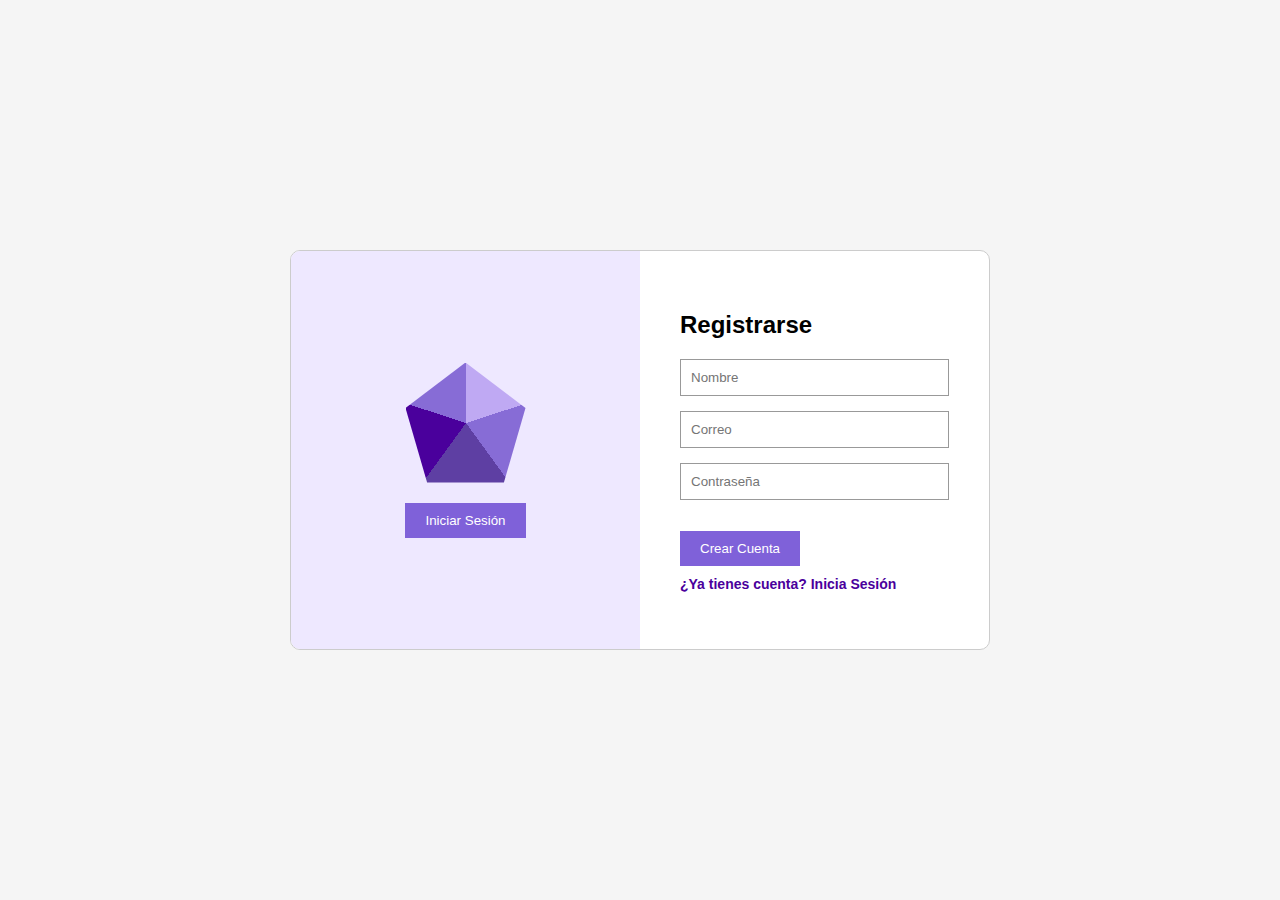
<file: auth/index.html>
<!DOCTYPE html>
<html lang="es">
<head>
  <meta charset="UTF-8">
  <meta name="viewport" content="width=device-width, initial-scale=1.0">
  <link rel="stylesheet" href="styles.css">
  <title>Login - Registro</title>
  <style>
   
  </style>
</head>
<body>

  <div class="container" id="container">
    <!-- Slider panel (figura) -->
    <div class="slider" id="slider">
      <div class="logo"></div>
      <button id="toggleButton">Iniciar Sesión</button>
    </div>

    <!-- Sección de formularios -->
    <div class="form-section">
      <!-- Iniciar Sesión -->
      <form class="form-panel" id="loginForm">
        <h2>Iniciar Sesión</h2>
        <input type="email" placeholder="Correo" name="email" required>
        <input type="password" placeholder="Contraseña" name="password" required>
        <p class="response_message"></p>
        <button>Iniciar Sesión</button>
        <div class="link">
          <a href="#">¿Olvidaste tu contraseña?</a>
        </div>
      </form>

      <!-- Registrarse -->
      <form class="form-panel" id="registerForm">
        <h2>Registrarse</h2>
        <input type="text" placeholder="Nombre" name="name" required>
        <input type="email" placeholder="Correo" name="email" required>
        <input type="password" placeholder="Contraseña" name="password" required>
        <p class="Rresponse_message"></p>
        <button>Crear Cuenta</button>
        <div class="link">
          <a href="#" id="backToLogin">¿Ya tienes cuenta? Inicia Sesión</a>
        </div>
      </form>
    </div>
  </div>

<script src="index.js"></script>

</body>
</html>
</file>
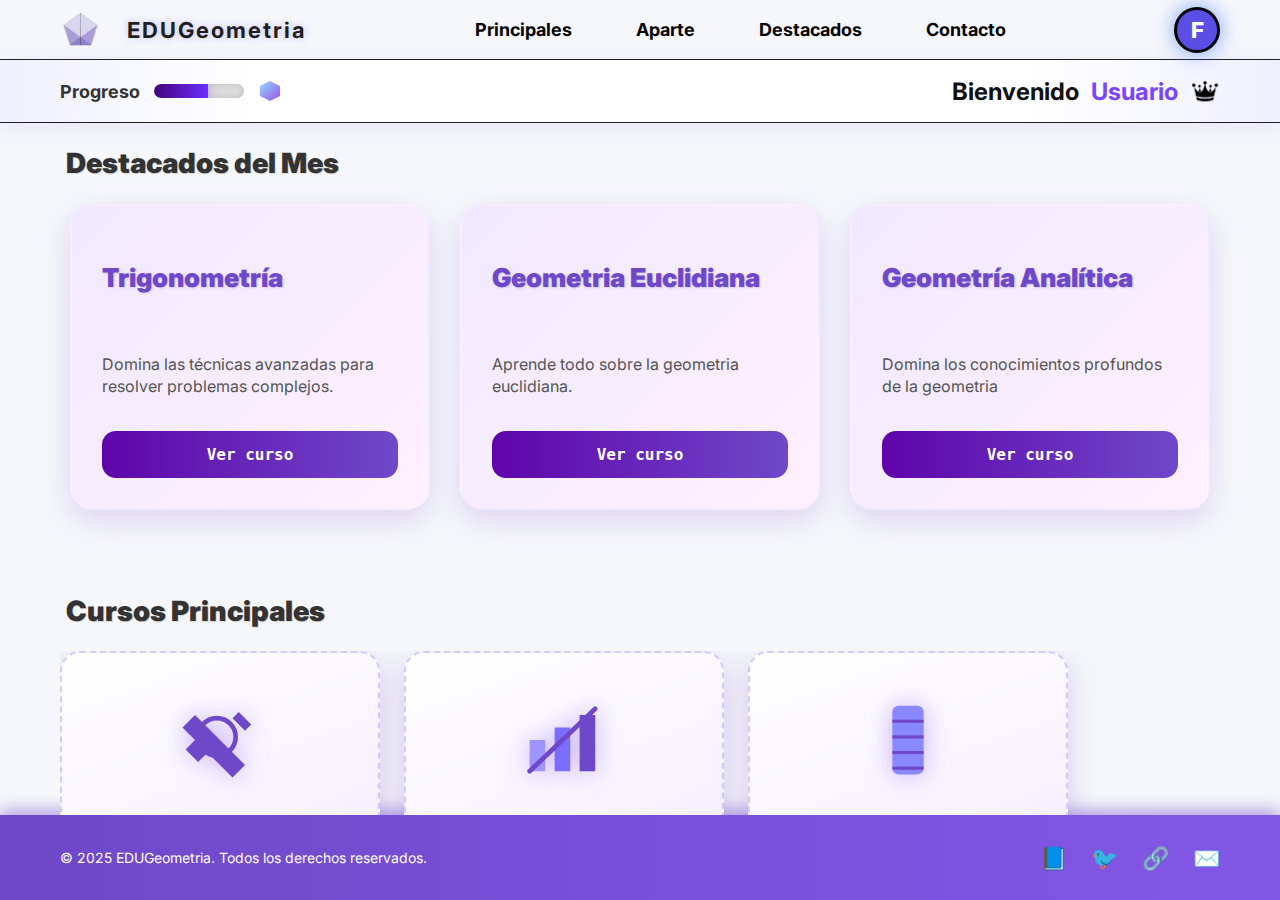
<file: home/index.html>
<!DOCTYPE html>
<html lang="es">
<head>
<meta charset="UTF-8" />
<meta name="viewport" content="width=device-width, initial-scale=1" />
<link rel="stylesheet" href="styles.css">
<title>Home</title>
</head>
<body>

  <nav class="navbar">
    <div class="logo"><img src="../images/EDUgeometry_logo.png" alt="logo" width="40vh">EDUGeometria</div>
    <ul class="nav-links">
      <li><a href="#principales">Principales</a></li>
      <li><a href="#aparte">Aparte</a></li>
      <li><a href="#destacados">Destacados</a></li>
      <li><a href="#contacto">Contacto</a></li>
    </ul>
    <div class="user-circle" title="Usuario">F</div>
    <ul class="user_profile_options">
      <li class="user-circle">F</li>
      <li>Editar Perfil</li>
      <li>Ver Progreso</li>
      <li>Eliminar Perfil</li>
      <li>Cerrar Sesión</li>
    </ul>
    
  </nav>

  <header>
    <div class="progress-legend">
      <span>Progreso</span>
      <div class="bar"><div class="fill"></div></div>
      <div class="hex"></div>
    </div>
    <h1>Bienvenido <span class="name">Usuario</span><img src="../images/corona-removebg-preview.png" alt="PREMIUM" width="30vh"></h1>
  </header>

  <main>
    <!-- Destacados -->
    <section class="curso-group" id="destacados">
      <h2>Destacados del Mes</h2>
      <div class="destacados">
        <article class="destacado-card" title="Trigonometría">
          <h3>Trigonometría</h3>
          <p>Domina las técnicas avanzadas para resolver problemas complejos.</p>
          <button class="btn-primary" onclick="localStorage.setItem('topic', 'tg'); window.location.href = '../curso/curso.html'">Ver curso</button>
        </article>
        <article class="destacado-card" title="Geometria Euclidiana">
          <h3>Geometria Euclidiana</h3>
          <p>Aprende todo sobre la geometria euclidiana.</p>
          <button class="btn-primary" onclick="localStorage.setItem('topic', 'ge'); window.location.href = '../curso/curso.html'">Ver curso</button>
        </article>
        <article class="destacado-card" title="Geometría Analítica">
          <h3>Geometría Analítica</h3>
          <p>Domina los conocimientos profundos de la geometria </p>
          <button class="btn-primary" onclick="localStorage.setItem('topic', 'ga'); window.location.href = '../curso/curso.html'">Ver curso</button>
        </article>
      </div>
    </section>

    <!-- Cursos Principales -->
    <section class="curso-group" id="principales">
      <h2>Cursos Principales</h2>
      <div class="cursos">
        <article class="curso-card" title="Trigonometría">
          <svg class="icono-curso" viewBox="0 0 64 64" xmlns="http://www.w3.org/2000/svg" aria-hidden="true">
            <path d="M48 48 16 16l-8 8 32 32 8-8zM20 28 10 38l8 8 10-10-8-8zM44 14l-4 4 8 8 4-4-8-8z" />
            <circle cx="30" cy="30" r="12" stroke="#6f48c9" stroke-width="3" fill="none" />
          </svg>
          <div class="barra-progreso"><div style="width: 65%;"></div></div>
          <div class="nombre-curso">Trigonometría</div>
          <button class="btn-secondary" onclick="window.location.href = '../curso/curso.html'">Empezar</button>
        </article>
        <article class="curso-card" title="Analítica">
          <svg class="icono-curso" viewBox="0 0 64 64" xmlns="http://www.w3.org/2000/svg" aria-hidden="true">
            <rect x="10" y="32" width="10" height="20" fill="#9f94ff"/>
            <rect x="26" y="24" width="10" height="28" fill="#7b6eff"/>
            <rect x="42" y="16" width="10" height="36" fill="#6f48c9"/>
            <line x1="10" y1="52" x2="52" y2="12" stroke="#6f48c9" stroke-width="3" stroke-linecap="round"/>
          </svg>
          <div class="barra-progreso"><div style="width: 80%;"></div></div>
          <div class="nombre-curso">Analítica</div>
          <button class="btn-secondary" onclick="window.location.href = '../curso/curso.html'">Empezar</button>
        </article>
        <article class="curso-card" title="Euclidiana">
          <svg class="icono-curso" viewBox="0 0 64 64" xmlns="http://www.w3.org/2000/svg" aria-hidden="true">
            <rect x="22" y="10" width="20" height="44" rx="4" ry="4" fill="#8a88ff" />
            <line x1="22" y1="20" x2="42" y2="20" stroke="#6f48c9" stroke-width="2"/>
            <line x1="22" y1="30" x2="42" y2="30" stroke="#6f48c9" stroke-width="2"/>
            <line x1="22" y1="40" x2="42" y2="40" stroke="#6f48c9" stroke-width="2"/>
            <line x1="22" y1="50" x2="42" y2="50" stroke="#6f48c9" stroke-width="2"/>
          </svg>
          <div class="barra-progreso"><div style="width: 50%;"></div></div>
          <div class="nombre-curso">Euclidiana</div>
          <button class="btn-secondary" onclick="window.location.href = '../curso/curso.html'">Empezar</button>
        </article>
      </div>
    </section>

    <!-- Cursos Aparte -->
    <section class="curso-group" id="aparte">
      <h2>Cursos Aparte</h2>
      <div class="cursos">
        <article class="curso-card" title="Trigonometría">
          <svg class="icono-curso" viewBox="0 0 64 64" xmlns="http://www.w3.org/2000/svg" aria-hidden="true">
            <path d="M48 48 16 16l-8 8 32 32 8-8zM20 28 10 38l8 8 10-10-8-8zM44 14l-4 4 8 8 4-4-8-8z" />
            <circle cx="30" cy="30" r="12" stroke="#6f48c9" stroke-width="3" fill="none" />
          </svg>
          <div class="barra-progreso"><div style="width: 25%;"></div></div>
          <div class="nombre-curso">Trigonometría</div>
          <button class="btn-secondary" onclick="window.location.href = '../curso/curso.html'">Empezar</button>
        </article>
        <article class="curso-card" title="Analítica">
          <svg class="icono-curso" viewBox="0 0 64 64" xmlns="http://www.w3.org/2000/svg" aria-hidden="true">
            <rect x="10" y="32" width="10" height="20" fill="#9f94ff"/>
            <rect x="26" y="24" width="10" height="28" fill="#7b6eff"/>
            <rect x="42" y="16" width="10" height="36" fill="#6f48c9"/>
            <line x1="10" y1="52" x2="52" y2="12" stroke="#6f48c9" stroke-width="3" stroke-linecap="round"/>
          </svg>
          <div class="barra-progreso"><div style="width: 40%;"></div></div>
          <div class="nombre-curso">Analítica</div>
          <button class="btn-secondary" onclick="window.location.href = '../curso/curso.html'">Empezar</button>
        </article>
        <article class="curso-card" title="Euclidiana">
          <svg class="icono-curso" viewBox="0 0 64 64" xmlns="http://www.w3.org/2000/svg" aria-hidden="true">
            <rect x="22" y="10" width="20" height="44" rx="4" ry="4" fill="#8a88ff" />
            <line x1="22" y1="20" x2="42" y2="20" stroke="#6f48c9" stroke-width="2"/>
            <line x1="22" y1="30" x2="42" y2="30" stroke="#6f48c9" stroke-width="2"/>
            <line x1="22" y1="40" x2="42" y2="40" stroke="#6f48c9" stroke-width="2"/>
            <line x1="22" y1="50" x2="42" y2="50" stroke="#6f48c9" stroke-width="2"/>
          </svg>
          <div class="barra-progreso"><div style="width: 10%;"></div></div>
          <div class="nombre-curso">Euclidiana</div>
          <button class="btn-secondary" onclick="window.location.href = '../curso/curso.html'">Empezar</button>
        </article>
      </div>
    </section>
  </main>

  <footer id="contacto">
    <div class="footer-content">
      <p>© 2025 EDUGeometria. Todos los derechos reservados.</p>
      <div class="social-links">
        <a href="#" title="Facebook" aria-label="Facebook">📘</a>
        <a href="#" title="Twitter" aria-label="Twitter">🐦</a>
        <a href="#" title="LinkedIn" aria-label="LinkedIn">🔗</a>
        <a href="#" title="Email" aria-label="Email">✉️</a>
      </div>
    </div>
  </footer>
<script src="script.js"></script>
</body>
</html>
</file>
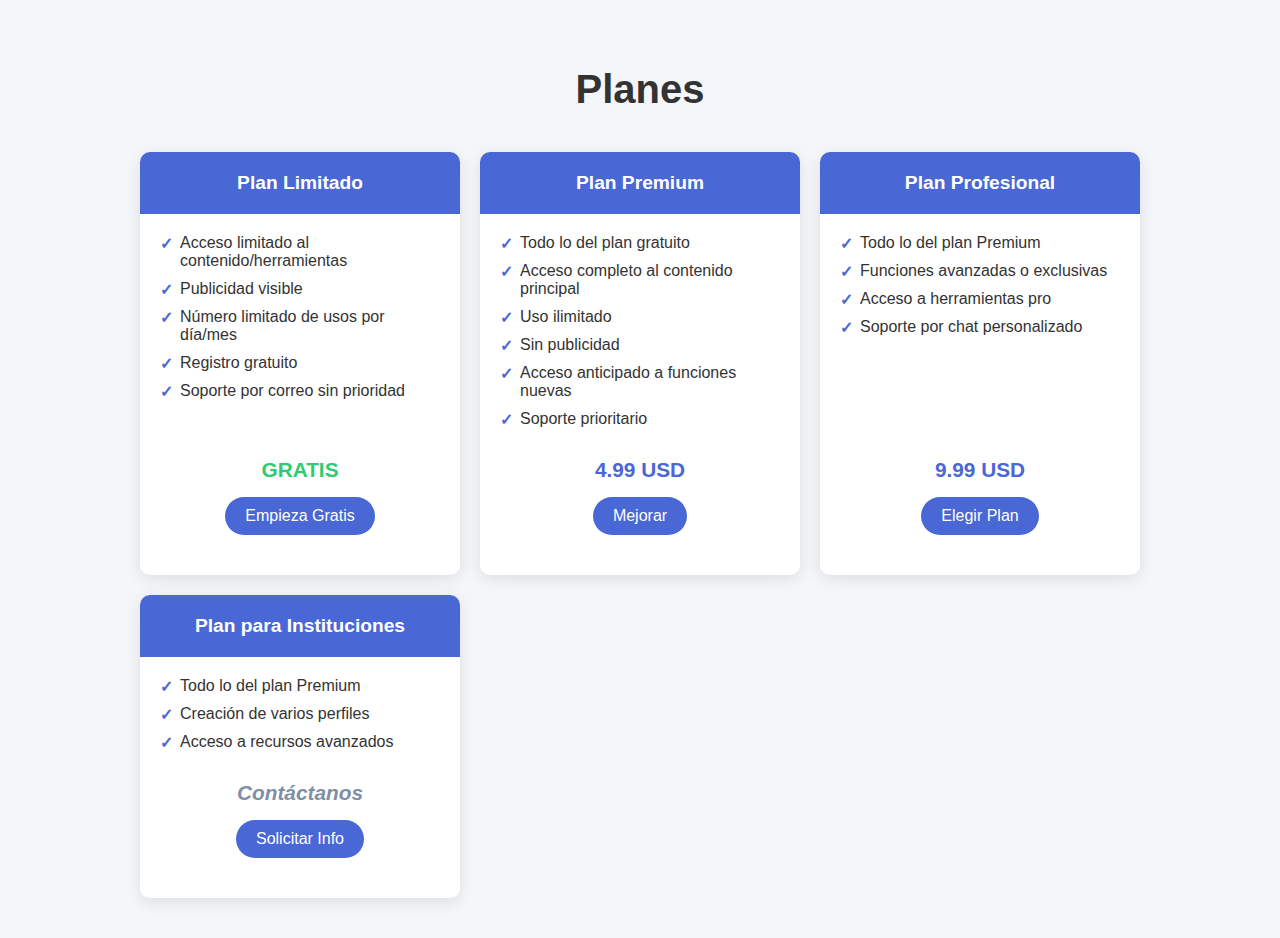
<file: auth/method.html>
<!DOCTYPE html>
<html lang="es">
<head>
  <meta charset="UTF-8">
  <meta name="viewport" content="width=device-width, initial-scale=1.0">
  <link rel="stylesheet" href="method.css">
  <title>Planes</title>
</head>
<body>

  <h1>Planes</h1>

  <div class="plans">
    <!-- Plan Gratuito -->
    <div class="card">
      <div class="card-header">Plan Limitado</div>
      <div class="card-content">
        <ul>
          <li>Acceso limitado al contenido/herramientas</li>
          <li>Publicidad visible</li>
          <li>Número limitado de usos por día/mes</li>
          <li>Registro gratuito</li>
          <li>Soporte por correo sin prioridad</li>
        </ul>
        <div class="price free" >GRATIS</div>
        <a href="#" class="btn">Empieza Gratis</a>
      </div>
    </div>

    <!-- Plan Premium -->
    <div class="card">
      <div class="card-header">Plan Premium</div>
      <div class="card-content">
        <ul>
          <li>Todo lo del plan gratuito</li>
          <li>Acceso completo al contenido principal</li>
          <li>Uso ilimitado</li>
          <li>Sin publicidad</li>
          <li>Acceso anticipado a funciones nuevas</li>
          <li>Soporte prioritario</li>
        </ul>
        <div class="price">4.99 USD</div>
        <a href="#" class="btn">Mejorar</a>
      </div>
    </div>

    <!-- Plan Profesional -->
    <div class="card">
      <div class="card-header">Plan Profesional</div>
      <div class="card-content">
        <ul>
          <li>Todo lo del plan Premium</li>
          <li>Funciones avanzadas o exclusivas</li>
          <li>Acceso a herramientas pro</li>
          <li>Soporte por chat personalizado</li>
        </ul>
        <div class="price">9.99 USD</div>
        <a href="#" class="btn">Elegir Plan</a>
      </div>
    </div>

    <!-- Plan Instituciones -->
    <div class="card">
      <div class="card-header">Plan para Instituciones</div>
      <div class="card-content">
        <ul>
          <li>Todo lo del plan Premium</li>
          <li>Creación de varios perfiles</li>
          <li>Acceso a recursos avanzados</li>
        </ul>
        <div class="price contact">Contáctanos</div>
        <a href="#" class="btn">Solicitar Info</a>
      </div>
    </div>
  </div>
  <script src="method.js"></script>
</body>
</html>
</file>
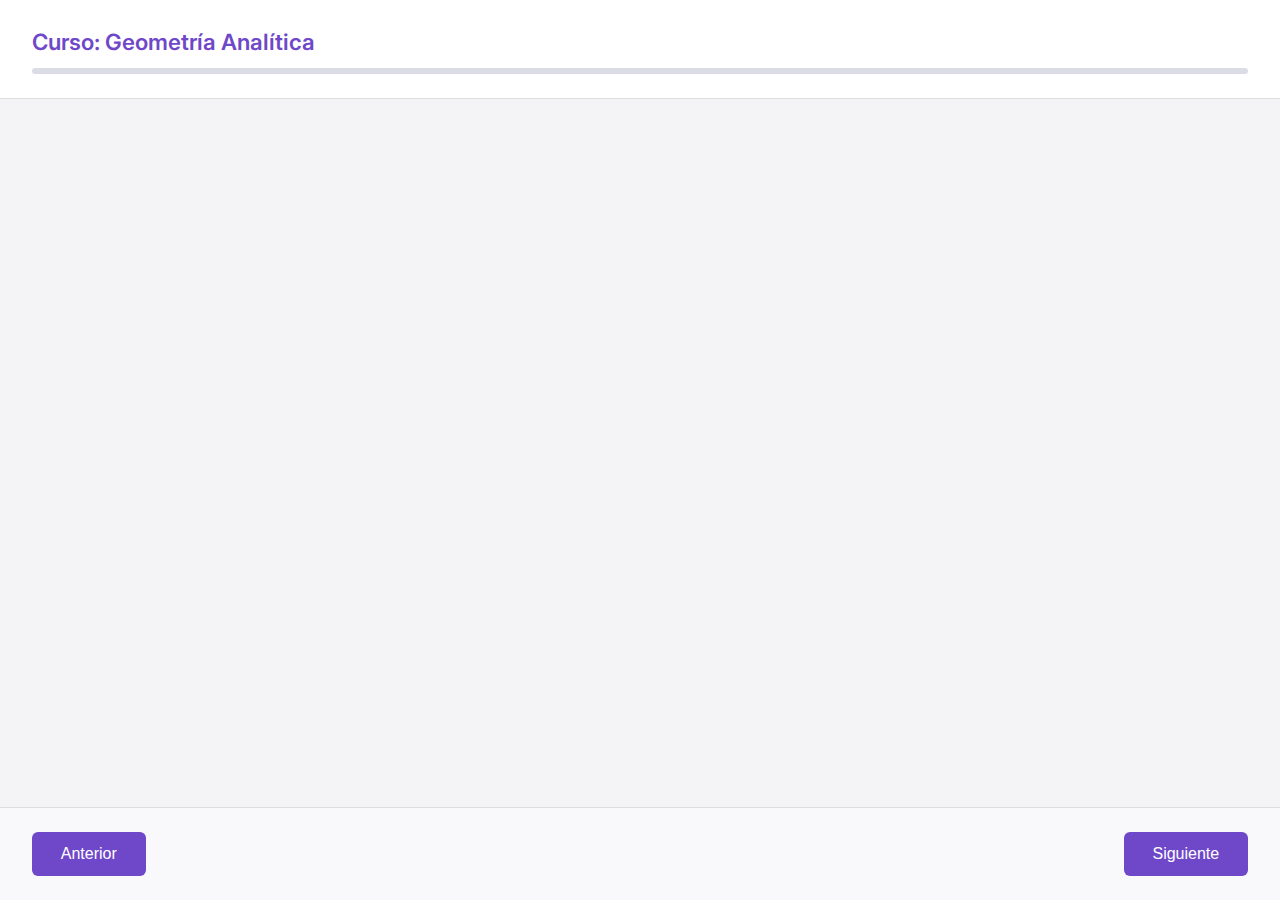
<file: curso/curso.html>
<!DOCTYPE html>
<html lang="es">

<head>
    <meta charset="UTF-8" />
    <meta name="viewport" content="width=device-width, initial-scale=1.0" />
    <title>EduGeometría - Curso</title>
    <link href="https://fonts.googleapis.com/css2?family=Inter:wght@400;600&display=swap" rel="stylesheet">
    <link rel="stylesheet" href="styles.css">
</head>

<body>

    <header class="course-header">
        <div class="header-top">
            <h2>Curso: Geometría Analítica</h2>

         
        </div>

        <div class="progress-bar">
            <div class="progress-fill" id="progressFill"></div>
        </div>
    </header>

    <main class="course-content">
        <section id="lessonContent" class="lesson">
            <!-- Aquí va el contenido dinámico -->
        </section>

        <nav class="course-nav">
            <button id="prevBtn">Anterior</button>
            <button id="nextBtn">Siguiente</button>
        </nav>
    </main>

    <script src="index.js"></script>

</body>

</html>
</file>
<file: auth/styles.css>
* {
      box-sizing: border-box;
      font-family: sans-serif;
    }

    body {
      margin: 0;
      display: flex;
      justify-content: center;
      align-items: center;
      height: 100vh;
      background: #f5f5f5;
    }

    .container {
      width: 700px;
      height: 400px;
      position: relative;
      border: 1px solid #ccc;
      border-radius: 10px;
      overflow: hidden;
      background: white;
      display: flex;
    }

    .form-section {
      width: 100%;
      display: flex;
      flex-direction: row;
      position: relative;
      z-index: 1;
    }

    .form-panel {
      width: 50%;
      padding: 40px;
    }

    .form-panel h2 {
      margin-bottom: 20px;
    }

    .form-panel input {
      width: 100%;
      padding: 10px;
      margin-bottom: 15px;
      border: 1px solid #999;
    }

    .form-panel button {
      background-color: #7f61d9;
      color: white;
      border: none;
      padding: 10px 20px;
      cursor: pointer;
    }

    .link {
      margin-top: 10px;
      font-size: 14px;
    }

    .link a {
      color: #4a009c;
      text-decoration: none;
      font-weight: bold;
    }

    /* Panel deslizable (figura) */
    .slider {
      position: absolute;
      top: 0;
      left: 0;
      width: 50%;
      height: 100%;
      background: #eee8ff;
      display: flex;
      flex-direction: column;
      align-items: center;
      justify-content: center;
      transition: transform 0.6s ease;
      z-index: 2;
    }

    .slider .logo {
      width: 120px;
      height: 120px;
      background: conic-gradient(#bfa9f3 0% 20%, #876cd6 20% 40%, #5e3fa3 40% 60%, #4a009c 60% 80%, #876cd6 80% 100%);
      clip-path: polygon(50% 0%, 100% 38%, 82% 100%, 18% 100%, 0% 38%);
      margin-bottom: 20px;
    }

    .slider button {
      background-color: #7f61d9;
      color: white;
      border: none;
      padding: 10px 20px;
      cursor: pointer;
    }

    /* Estado activo: mover slider */
    .container.active .slider {
      transform: translateX(100%);
    }
</file>
<file: home/styles.css>
@import url('https://fonts.googleapis.com/css2?family=Inter:wght@400;600;700&display=swap');

* {
  box-sizing: border-box;
}

html, body {
  margin: 0;
  padding: 0;
  height: 100%;
  width: 100%;
  font-family: 'Inter', sans-serif;
  background: #f6f7fb;
  color: #1f1f1f;
  overflow-x: hidden;
  transition: background 0.5s ease;
  scroll-behavior: smooth;
}

body {
  display: flex;
  flex-direction: column;
  min-height: 100vh;
}

/* Navbar */
.navbar {
  display: flex;
  justify-content: space-between;
  align-items: center;
  padding: 0 60px;
  height: 60px;
  border-bottom: solid 1px;
  font-weight: 700;
  font-size: 18px;
  position: sticky;
  top: 0;
  z-index: 100;
}
.logo{
  display: flex;
  align-items: center;
  gap: 3vh;
  justify-content: center;
}
.navbar .logo {
  font-size: 22px;
  letter-spacing: 2px;
  user-select: none;
  cursor: default;
  text-shadow: 0 0 8px #c2baff;
}

.navbar .nav-links {
  list-style: none;
  display: flex;
  gap: 40px;
  margin: 0;
  padding: 0;
}

.navbar .nav-links li a {
  text-decoration: none;
  color: black;
  transition: color 0.3s ease;
  padding: 8px 12px;
  border-radius: 8px;
  box-shadow: inset 0 0 0 transparent;
  user-select: none;
}

.navbar .nav-links li a:hover,
.navbar .nav-links li a:focus {
  color: #7f0fff;
  box-shadow: inset 0 -3px 0 #360296;
  outline: none;
}

.navbar .user-circle {
  width: 46px;
  height: 46px;
  border: 3px solid black;
  border-radius: 50%;
  background-color: #5b4ee5;
  color: white;
  display: flex;
  justify-content: center;
  align-items: center;
  font-weight: 800;
  font-size: 22px;
  box-shadow: 0 0 20px #568cffcc;
  cursor: pointer;
  transition: transform 0.3s ease;
  user-select: none;
}

.navbar .user-circle:hover {
  transform: scale(1.15);
}

/* Header */
header {
  display: flex;
  justify-content: space-between;
  align-items: center;
  border-bottom: 1px solid ;
  padding-bottom: 12px;
  background: radial-gradient(circle at center, #fff 60%, #f0efff 100%);
  box-shadow: 0 4px 20px rgba(111, 72, 201, 0.1);
  padding: 0 60px;
  user-select: none;
}

header .progress-legend {
  display: flex;
  align-items: center;
  gap: 14px;
  font-weight: 700;
  font-size: 18px;
  color: #333;
  cursor: pointer;
  transition: transform 0.3s ease;
}

header .progress-legend:hover {
  transform: scale(1.05);
}

header .progress-legend .bar {
  width: 90px;
  height: 14px;
  background: #ddd;
  border-radius: 10px;
  overflow: hidden;
  box-shadow: inset 0 0 6px #bbb;
}

header .progress-legend .bar .fill {
  height: 100%;
  width: 60%;
  background: linear-gradient(90deg, #44027a, #6d2eff);
  border-radius: 10px 0 0 10px;
  box-shadow: 0 0 10px #824dff80;
  transition: width 0.6s ease;
}

header .progress-legend .hex {
  width: 24px;
  height: 20px;
  background: linear-gradient(135deg, #8ddfff, #a14ee5);
  clip-path: polygon(50% 0%, 92% 25%, 92% 75%, 50% 100%, 8% 75%, 8% 25%);
  box-shadow: 0 0 10px #b65fdbaa;
}

header h1 {
  font-size: 24px;
  font-weight: 700;
  display: flex;
  align-items: center;
  gap: 12px;
  color: #111;
}

header h1 .name {
  color: #7b45fa;
}

/* Main */
main {
  flex: 1;
  padding: 0 60px;
  display: flex;
  flex-direction: column;
  gap: 60px;
  overflow-y: auto;
}

/* Destacados */
.destacados {
  display: flex;
  gap: 30px;
  justify-content: center;
  flex-wrap: wrap;
}

.destacado-card {
  background: linear-gradient(135deg, #f0e9ff, #fff0ff);
  border-radius: 24px;
  box-shadow: 0 10px 30px rgba(111, 72, 201, 0.2);
  flex: 1 1 300px;
  max-width: 360px;
  padding: 30px;
  display: flex;
  flex-direction: column;
  gap: 18px;
  transition: transform 0.4s ease, box-shadow 0.4s ease;
  cursor: pointer;
  user-select: none;
  position: relative;
  border: 2px solid transparent;
}

.destacado-card:hover {
  transform: scale(1.07);
  box-shadow: 0 18px 48px rgba(111, 72, 201, 0.45);
  border-color: #6f48c9;
}

.destacado-card h3 {
  font-weight: 900;
  font-size: 26px;
  color: #6f48c9;
  text-shadow: 1px 1px 2px #d4caff;
}

.destacado-card p {
  font-size: 16px;
  color: #555;
  line-height: 1.4;
}

/* Botones */
button {
  font-family: 'Orbitron', monospace;
  font-weight: 700;
  border-radius: 14px;
  cursor: pointer;
  border: none;
  padding: 14px 30px;
  font-size: 16px;
  box-shadow: 0 0 14px transparent;
  transition: all 0.3s ease;
  user-select: none;
}

.btn-primary {
  background: linear-gradient(90deg, #5f04aa, #6f48c9);
  color: white;
}

.btn-primary:hover {
  background: linear-gradient(90deg, #6f48c9, #00d9ff);
  transform: scale(1.05);
}

.btn-secondary {
  background: #6f48c9;
  color: white;
  box-shadow: 0 0 14px #6f48c9bb;
}

.btn-secondary:hover {
  background: #8257e6;
  box-shadow: 0 0 30px #8257e6cc;
  transform: scale(1.1);
}

/* Cursos */
.curso-group > h2 {
  font-size: 28px;
  font-weight: 900;
  color: #333;
  text-shadow: 1px 1px 0 #ddd;
  user-select: none;
  padding-left: 6px;
}

.cursos {
  display: flex;
  gap: 24px;
  align-items: center;
  overflow-x: auto;
  padding-bottom: 12px;
  height: 35vh;
}

.cursos::-webkit-scrollbar {
  height: 10px;
}

.cursos::-webkit-scrollbar-thumb {
  background: linear-gradient(135deg, #ff00cc, #6f48c9);
  border-radius: 6px;
}

.curso-card {
  background: linear-gradient(160deg, #fff 0%, #f0e9ff 100%);
  border-radius: 20px;
  flex: 0 0 320px;
  padding: 30px 20px;
  box-shadow: 0 10px 30px rgba(111, 72, 201, 0.25);
  cursor: pointer;
  display: flex;
  z-index: 2;
  height: 100%;
  flex-direction: column;
  align-items: center;
  justify-content: center;
  gap: 1.5rem;
  transition: all 0.4s ease;
  position: relative;
  border: 2px dashed #d3caff;
  user-select: none;
}

.curso-card:hover {
  transform: scale(1.05);
  box-shadow: 0 16px 40px rgba(111, 72, 201, 0.35);
}

.icono-curso {
  width: 100px;
  height: 100px;
  fill: #6f48c9;
  filter: drop-shadow(0 0 12px #b38dfbaa);
  animation: pulse 3s infinite ease-in-out;
}

@keyframes pulse {
  0%, 100% { transform: scale(1); }
  50% { transform: scale(1.06); }
}

.nombre-curso {
  font-size: 24px;
  font-weight: bold;
  color: #2a2a2a;
  text-align: center;
  text-shadow: 1px 1px 0 #e0dcff;
}

.barra-progreso {
  position: absolute;
  top: 26px;
  right: 22px;
  width: 100px;
  height: 16px;
  background: #e0e0e0;
  border-radius: 12px;
  overflow: hidden;
  box-shadow: inset 0 0 6px #bbb;
  display: none;
}

.barra-progreso > div {
  height: 100%;
  background: linear-gradient(90deg, #4d0194, #6f48c9);
  border-radius: 12px 0 0 12px;
  box-shadow: 0 0 14px #ff00ccaa;
  transition: width 0.5s ease;
}

/* Footer */
footer {
  background: linear-gradient(90deg, #6f48c9, #8257e6);
  color: white;
  padding: 20px 60px;
  user-select: none;
  box-shadow: 0 -5px 15px rgba(111, 72, 201, 0.5);
}

.footer-content {
  display: flex;
  justify-content: space-between;
  align-items: center;
  font-size: 14px;
}

.social-links a {
  color: white;
  font-size: 22px;
  margin-left: 20px;
  transition: color 0.3s ease;
  text-decoration: none;
}

.social-links a:hover,
.social-links a:focus {
  color: #ff00cc;
  outline: none;
}

/* Responsive */
@media (max-width: 900px) {
  .cursos {
    height: 45vh;
  }
  main {
    padding: 0 20px;
  }
  header, .navbar, footer {
    padding: 0 20px;
  }
  .destacados {
    flex-direction: column;
    gap: 30px;
  }
  .destacado-card {
    max-width: 100%;
  }
}

.user_profile_options{
  position: absolute;
  right: 10vh;
  top: 5vh;
  display: flex;
  flex-direction: column;
  gap: 3vh;
  list-style: none;
  align-items: center;
  background-color: white;
  border: solid 1px;
  justify-content: center;
  width: 30vh;
  height: 40vh;
  display: none;
}
.user_profile_options li{
  cursor: pointer;
  display: flex;
  align-items: center;
  justify-content: center;
}
.user_profile_options .user-circle{
  user-select: none;
  cursor: auto;
}

.user_profile_options li:hover{
  scale: 1.1;
}
</file>
<file: auth/method.css>
* {
      box-sizing: border-box;
      font-family: 'Segoe UI', sans-serif;
    }

    body {
      margin: 0;
      padding: 40px 20px;
      background: #f4f6fa;
      color: #333;
    }

    h1 {
      text-align: center;
      font-size: 2.5rem;
      margin-bottom: 40px;
    }

    .plans {
      display: grid;
      grid-template-columns: repeat(auto-fit, minmax(240px, 1fr));
      gap: 20px;
      max-width: 1000px;
      margin: 0 auto;
    }

.card {
  background: #fff;
  border-radius: 10px;
  box-shadow: 0 4px 16px rgba(0,0,0,0.1);
  overflow: hidden;
  display: flex;
  flex-direction: column;
  justify-content: space-between;
  transition: transform 0.3s;
  height: 100%;
  cursor: pointer;
}
    .card:hover {
      transform: translateY(-5px);
      opacity: 0.9;
    }

    .card-header {
      background: #4a67d6;
      color: white;
      padding: 20px;
      text-align: center;
      font-weight: bold;
      font-size: 1.2rem;
    }

 .card-content {
  padding: 20px;
  display: flex;
  flex-direction: column;
  flex: 1;
}
.card-content ul {
  list-style: none;
  padding: 0;
  margin: 0 0 20px;
  flex-grow: 1; /* empuja el botón hacia abajo */
}
    .card-content ul li {
      margin-bottom: 10px;
      padding-left: 20px;
      position: relative;
    }

    .card-content ul li::before {
      content: "✓";
      position: absolute;
      left: 0;
      color: #4a67d6;
      font-weight: bold;
    }

    .price {
      font-size: 1.3rem;
      font-weight: bold;
      text-align: center;
      color: #4a67d6;
      margin-bottom: 15px;
    }

    .price.free {
      color: #2ecc71;
    }

    .price.contact {
      color: #7f8fa6;
      font-style: italic;
    }

    .btn {
      display: inline-block;
      padding: 10px 20px;
      margin: 0 auto 20px;
      background: #4a67d6;
      color: white;
      border-radius: 30px;
      text-align: center;
      text-decoration: none;
      transition: background 0.3s;
    }

    .btn:hover {
      background: #3a55b2;
    }
</file>
<file: curso/styles.css>
:root {
    --bg-color: #f4f4f7;
    --text-color: #1a1a1a;
    --accent-color: #6f48c9;
    --secondary-color: #e0dffd;
    --progress-bg: #dcdce6;
    --progress-fill: #6f48c9;
}

* {
    margin: 0;
    padding: 0;
    box-sizing: border-box;
}

body {
    font-family: 'Inter', sans-serif;
    background-color: var(--bg-color);
    color: var(--text-color);
    line-height: 1.6;
    height: 100vh;
    margin: 0;
    display: flex;
    flex-direction: column;
}

header.course-header {
    background-color: white;
    padding: 1.5rem 2rem;
    border-bottom: 1px solid #ddd;
    position: sticky;
    top: 0;
    z-index: 10;
}

.header-top {
    display: flex;
    justify-content: space-between;
    align-items: center;
}

.course-header h2 {
    font-weight: 600;
    font-size: 1.4rem;
    color: var(--accent-color);
    margin-bottom: 0.5rem;
}

/* Menú principal */
.main-nav ul {
    list-style: none;
    display: flex;
    gap: 1.5rem;
}

.main-nav a {
    text-decoration: none;
    color: var(--text-color);
    font-weight: 500;
    transition: color 0.3s;
}

.main-nav a:hover {
    color: var(--accent-color);
}

/* Botón menú hamburguesa */
.menu-toggle {
    background: none;
    border: none;
    cursor: pointer;
    display: none;
}

.menu-toggle img {
    width: 28px;
    height: 28px;
}

.progress-bar {
    width: 100%;
    height: 6px;
    background-color: var(--progress-bg);
    border-radius: 3px;
    overflow: hidden;
}

.progress-fill {
    height: 100%;
    width: 0;
    background-color: var(--progress-fill);
    transition: width 0.4s ease;
}

main.course-content {
    flex: 1;
    padding: 0;
    display: flex;
    flex-direction: column;
    justify-content: space-between;
    align-items: stretch;
    height: 100%;
}

section.lesson {
    flex: 1;
    background-color: white;
    padding: 3rem;
    border-radius: 0;
    box-shadow: none;
    opacity: 0;
    transform: translateY(20px);
    transition: all 0.4s ease;
    display: flex;
    justify-content: center;
    align-items: center;
    gap: 20vh;
    min-height: 0;
    text-align: center;
}

section.lesson.visible {
    opacity: 1;
    transform: translateY(0);
}

.lesson h3 {
    font-size: 1.3rem;
    margin-bottom: 1rem;
    color: var(--accent-color);
}

.lesson p {
    font-size: 1rem;
    color: #333;
}

nav.course-nav {
    padding: 1.5rem 2rem;
    background: #f9f9fb;
    display: flex;
    justify-content: space-between;
    border-top: 1px solid #ddd;
}

.course-nav button {
    padding: 0.8rem 1.8rem;
    background-color: var(--accent-color);
    color: white;
    border: none;
    border-radius: 6px;
    cursor: pointer;
    font-size: 1rem;
    transition: background-color 0.3s ease;
}

.course-nav button:hover {
    background-color: #5433a6;
}

.course-nav button:disabled {
    background-color: #ccc;
    cursor: not-allowed;
}

.text-content {
    max-width: 70vh;
}

.question_side {
    display: flex;
    flex-direction: column;
    text-align: center;
    gap: 5vh;
}

.response {
    background-color: #cecece;
    max-width: 50vh;
    display: flex;
    margin-top: 4vh;
    padding: 1vh;
    border-radius: 2vh;
    align-items: center;
    justify-content: center;
    text-align: center;
    cursor: pointer;
    transition: background 0.7s ease;
    user-select: none;
}

.response:hover {
    background-color: #b9b8b8;
}

/* 📱 Responsive */
@media (max-width: 768px) {
    .main-nav {
        position: absolute;
        top: 70px;
        right: 0;
        background-color: white;
        width: 200px;
        border: 1px solid #ddd;
        border-radius: 8px;
        box-shadow: 0px 4px 8px rgba(0,0,0,0.1);
        display: none;
        flex-direction: column;
        padding: 1rem;
        z-index: 100;
        animation: slideDown 0.3s ease;
    }

    .main-nav ul {
        flex-direction: column;
        gap: 1rem;
    }

    .menu-toggle {
        display: block;
    }

    .main-nav.active {
        display: flex;
    }

    .course-nav {
        flex-direction: column;
        gap: 1rem;
    }

    .course-nav button {
        width: 100%;
    }
}

@keyframes slideDown {
    from {
        opacity: 0;
        transform: translateY(-10px);
    }
    to {
        opacity: 1;
        transform: translateY(0);
    }
}
</file>
